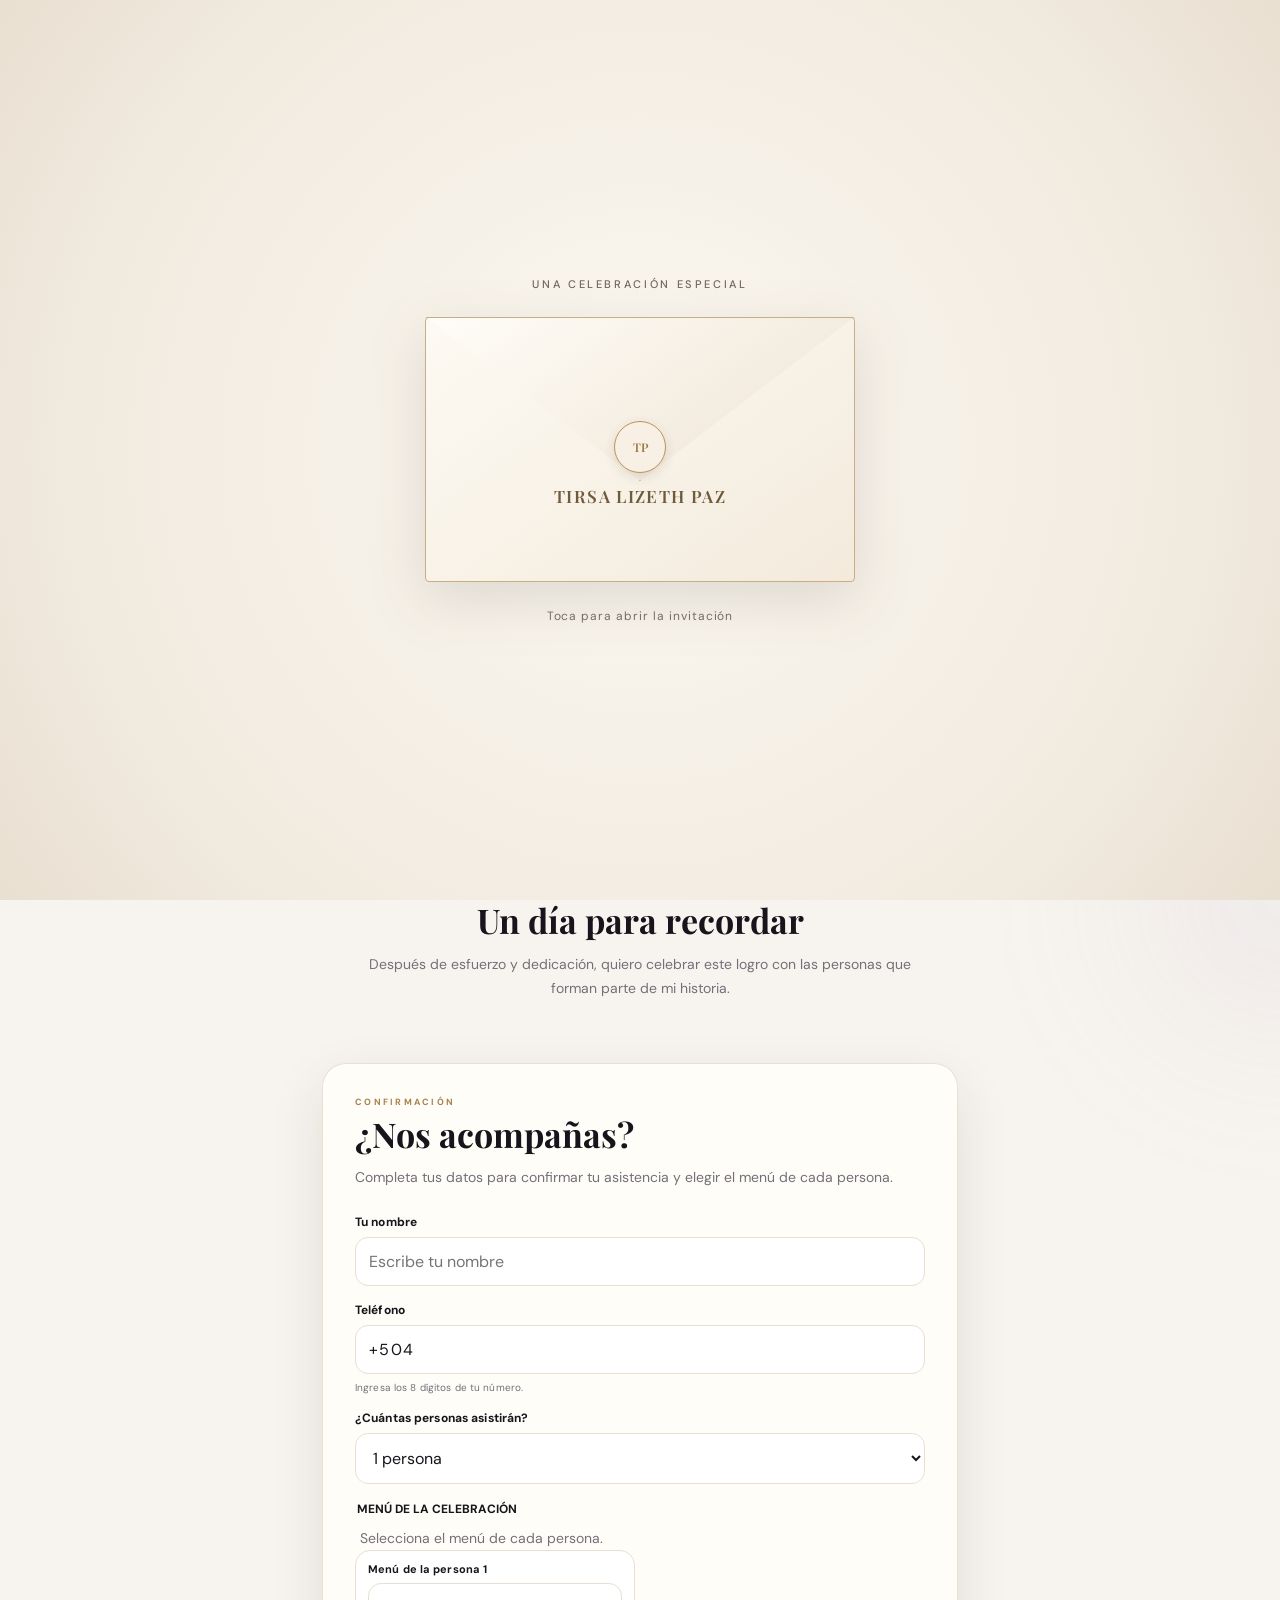
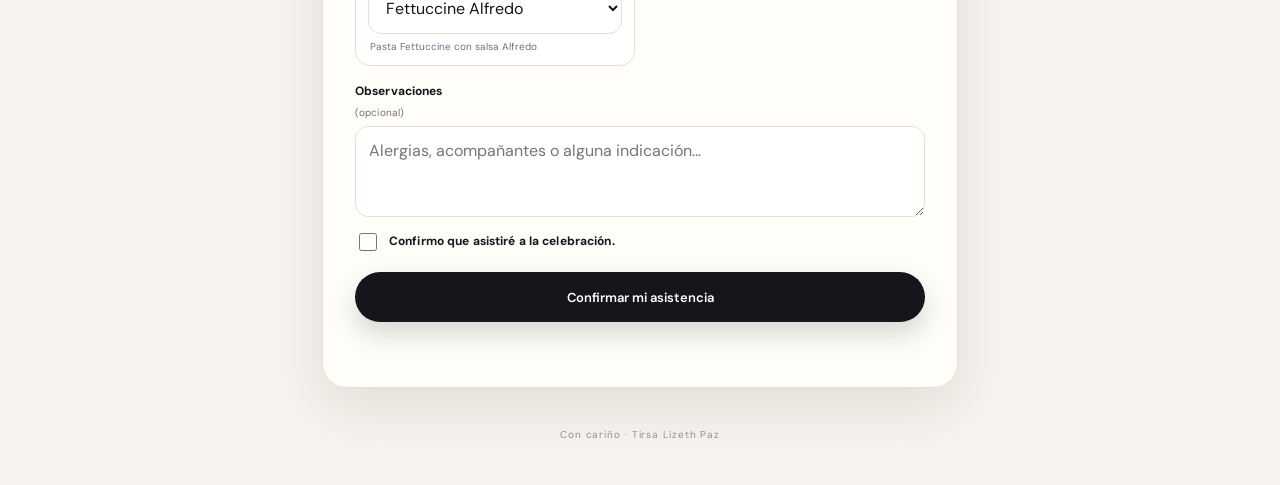
<file: index.html>
<!doctype html>
<html lang="es">
<head>
  <meta charset="UTF-8">
  <meta name="viewport" content="width=device-width, initial-scale=1.0, maximum-scale=1.0, user-scalable=no, viewport-fit=cover">
  <title>Graduación de Tirsa Lizeth Paz | Invitación</title>
  <meta name="description" content="Invitación digital de graduación de Tirsa Lizeth Paz">
  <link rel="preconnect" href="https://fonts.googleapis.com"><link rel="preconnect" href="https://fonts.gstatic.com" crossorigin>
  <link href="https://fonts.googleapis.com/css2?family=DM+Sans:wght@400;500;600;700&family=Playfair+Display:wght@500;600;700&display=swap" rel="stylesheet"><link rel="stylesheet" href="styles.css">
  <style>
    html{-webkit-text-size-adjust:100%;touch-action:manipulation}input,select,textarea{font-size:16px!important;-webkit-text-size-adjust:100%}
    .guest-menus{display:grid;gap:10px}.guest-menu-row{border:1px solid #e7dfd3;border-radius:15px;background:#fff;padding:11px 12px}.guest-menu-row label{display:grid;gap:7px;font-size:11px;color:#17151b}.guest-menu-select{font-size:16px!important;min-height:50px!important}.selected-menu-description{margin:6px 2px 0;font-size:10px;line-height:1.4;color:#756f78}
    .graduation-mark{width:54px;height:38px;margin:2px auto 12px;color:var(--gold);opacity:.82;animation:markFloat 5s ease-in-out infinite}.graduation-mark svg{width:100%;height:100%;display:block;overflow:visible}.graduation-mark .cap-fill{fill:none;stroke:currentColor;stroke-width:1.25;stroke-linejoin:round}.graduation-mark .cap-detail{fill:none;stroke:currentColor;stroke-width:1.05;stroke-linecap:round;stroke-linejoin:round}
    .hero-ornament{display:flex;align-items:center;justify-content:center;gap:9px;margin:4px auto 22px;color:var(--gold-light);opacity:.9}.hero-ornament span{display:block;width:48px;height:1px;background:currentColor}.hero-ornament b{font-family:"Playfair Display",serif;font-size:13px;font-weight:500;line-height:1;animation:starGlow 3.5s ease-in-out infinite}.tagline{margin:-12px auto 25px;color:var(--muted);font:italic 15px/1.5 "Playfair Display",serif;letter-spacing:.03em}.phone-input{letter-spacing:.08em}.details{display:none}
    .hero .eyebrow,.hero .graduate-name,.hero .tagline,.hero .date-card,.hero .primary-btn{animation:softReveal .9s ease both}.hero .graduate-name{animation-delay:.12s}.hero .tagline{animation-delay:.22s}.hero .date-card{animation-delay:.34s}.hero .primary-btn{animation-delay:.46s}
    @keyframes softReveal{from{opacity:0;transform:translateY(8px)}to{opacity:1;transform:translateY(0)}}@keyframes markFloat{0%,100%{transform:translateY(0);opacity:.78}50%{transform:translateY(-3px);opacity:1}}@keyframes starGlow{0%,100%{opacity:.65;transform:scale(.94)}50%{opacity:1;transform:scale(1.08)}}
    @media(prefers-reduced-motion:reduce){*,*::before,*::after{animation-duration:.01ms!important;animation-iteration-count:1!important;scroll-behavior:auto!important}}
    @media(min-width:561px){.guest-menus{grid-template-columns:1fr 1fr}}
    .envelope-screen{position:fixed;inset:0;z-index:9999;display:grid;place-items:center;padding:24px;background:radial-gradient(circle at center,#fbf8f1 0%,#f1eadf 72%,#e9dfd1 100%);transition:opacity .75s ease,visibility .75s ease}.envelope-screen.opened{opacity:0;visibility:hidden;pointer-events:none}.envelope-wrap{width:min(88vw,430px);text-align:center}.envelope-caption{margin:0 0 24px;color:#6f675d;font:500 11px/1.5 "DM Sans",sans-serif;letter-spacing:.24em;text-transform:uppercase}.envelope{position:relative;width:100%;aspect-ratio:1.62/1;padding:0;border:0;background:none;perspective:1000px;filter:drop-shadow(0 18px 28px rgba(55,42,25,.13));cursor:pointer}.envelope-body{position:absolute;inset:0;border:1px solid #c8ae82;border-radius:4px;background:linear-gradient(145deg,#fdfaf3,#f3eadc);overflow:hidden}.envelope-body:before,.envelope-body:after{content:"";position:absolute;bottom:-1px;width:72%;height:1px;background:#c8ae82;opacity:.65}.envelope-body:before{left:-15%;transform:rotate(31deg);transform-origin:left center}.envelope-body:after{right:-15%;transform:rotate(-31deg);transform-origin:right center}.envelope-flap{position:absolute;z-index:3;top:0;left:0;width:100%;height:62%;background:linear-gradient(145deg,#fffdf8,#eee3d3);border:1px solid #c8ae82;clip-path:polygon(0 0,100% 0,50% 100%);transform-origin:top center;transition:transform 1s cubic-bezier(.2,.75,.25,1);backface-visibility:hidden}.envelope-seal{position:absolute;z-index:5;left:50%;top:49%;transform:translate(-50%,-50%);width:52px;height:52px;border:1px solid #b89458;border-radius:50%;background:#f8f0e4;color:#9b7841;display:grid;place-items:center;font:600 15px "Playfair Display",serif;box-shadow:0 4px 12px rgba(82,61,30,.12);transition:opacity .35s ease,transform .35s ease}.envelope-seal span{font-size:12px}.envelope-name{position:absolute;z-index:2;left:14%;right:14%;top:68%;transform:translateY(-50%);color:#6f5a3b;font:600 17px "Playfair Display",serif;letter-spacing:.08em;line-height:1.4;text-align:center}.envelope-hint{margin:21px 0 0;color:#786f64;font:400 12px "DM Sans",sans-serif;letter-spacing:.08em}.envelope-screen.opening .envelope-flap{transform:rotateX(180deg)}.envelope-screen.opening .envelope-seal{opacity:0;transform:translate(-50%,-50%) scale(.8)}.envelope-screen.opening .envelope-wrap{animation:envelopeExit 1s ease forwards .35s}@keyframes envelopeExit{to{opacity:0;transform:scale(.96) translateY(-8px)}}
  </style>
</head>
<body>
  <div class="envelope-screen" id="envelopeScreen"><div class="envelope-wrap"><p class="envelope-caption">Una celebración especial</p><button class="envelope" id="openEnvelope" type="button" aria-label="Abrir invitación"><span class="envelope-body"></span><span class="envelope-name">TIRSA LIZETH PAZ</span><span class="envelope-flap"></span><span class="envelope-seal"><span>TP</span></span></button><p class="envelope-hint">Toca para abrir la invitación</p></div></div>
  <div class="bg-glow glow-1"></div><div class="bg-glow glow-2"></div><main id="invitationMain">
    <section class="hero reveal" id="invitationStart"><p class="eyebrow">INVITACIÓN DE GRADUACIÓN</p><div class="graduation-mark" aria-hidden="true"><svg viewBox="0 0 80 56"><path class="cap-fill" d="M8 21.5 40 8l32 13.5L40 35 8 21.5Z"/><path class="cap-detail" d="M20 27.2V35c7.5 7.5 32.5 7.5 40 0v-7.8M40 35v7"/><path class="cap-detail" d="M70.5 22v11.5M67.8 36.5c1.5 1.3 4 1.3 5.5 0"/><circle cx="70.5" cy="21.5" r="1.6" fill="currentColor" stroke="none"/></svg></div><div class="graduate-name">TIRSA LIZETH<br><span>PAZ</span></div><p class="tagline">Una meta cumplida, un nuevo comienzo.</p><div class="hero-ornament" aria-hidden="true"><span></span><b>✦</b><span></span></div><div class="date-card"><div><strong>FECHA</strong><span>12 de noviembre</span></div><i></i><div><strong>HORA</strong><span>6:30 p. m.</span></div><i></i><div><strong>LUGAR</strong><span>Restaurante La Cumbre</span></div></div><a class="primary-btn" href="#rsvp">Confirmar asistencia</a></section>
    <section class="section reveal intro-section"><div class="section-tag">CELEBREMOS JUNTOS</div><h2>Un día para recordar</h2><p class="muted">Después de esfuerzo y dedicación, quiero celebrar este logro con las personas que forman parte de mi historia.</p></section>
    <section id="rsvp" class="rsvp-card reveal"><div class="section-tag">CONFIRMACIÓN</div><h2>¿Nos acompañas?</h2><p class="muted">Completa tus datos para confirmar tu asistencia y elegir el menú de cada persona.</p><form id="rsvpForm"><label>Tu nombre<input id="name" name="name" type="text" placeholder="Escribe tu nombre" required maxlength="100" autocomplete="name"></label><label>Teléfono<input id="phone" name="phone" class="phone-input" type="tel" inputmode="numeric" value="+504 " required autocomplete="tel" maxlength="14" pattern="^\+504 [0-9]{4}-[0-9]{4}$" aria-describedby="phoneHelp"><small id="phoneHelp">Ingresa los 8 dígitos de tu número.</small></label><label>¿Cuántas personas asistirán?<select id="guests" name="guests" required><option value="1">1 persona</option><option value="2">2 personas</option><option value="3">3 personas</option><option value="4">4 personas</option><option value="5">5 personas</option><option value="6">6 personas</option></select></label><fieldset><legend>MENÚ DE LA CELEBRACIÓN</legend><p class="muted">Selecciona el menú de cada persona.</p><div id="guestMenus" class="guest-menus"></div></fieldset><label>Observaciones <small>(opcional)</small><textarea id="notes" name="notes" rows="3" maxlength="300" placeholder="Alergias, acompañantes o alguna indicación..."></textarea></label><label class="check"><input id="confirmed" type="checkbox" required><span>Confirmo que asistiré a la celebración.</span></label><button class="primary-btn submit-btn" type="submit">Confirmar mi asistencia</button><p id="formStatus" class="form-status" role="status"></p></form></section>
    <section id="success" class="success-card hidden"><div class="success-icon">✓</div><div class="section-tag">CONFIRMACIÓN RECIBIDA</div><h2>Te esperamos</h2><p id="successText" class="muted"></p><button id="editBtn" class="secondary-btn">Modificar respuesta</button></section><footer>Con cariño · Tirsa Lizeth Paz</footer>
  </main><script src="config.js"></script><script src="app.js"></script><script>const envelopeScreen=document.getElementById('envelopeScreen'),openEnvelope=document.getElementById('openEnvelope');document.body.style.overflow='hidden';openEnvelope.addEventListener('click',()=>{envelopeScreen.classList.add('opening');setTimeout(()=>{envelopeScreen.classList.add('opened');document.body.style.overflow='';document.getElementById('invitationStart').scrollIntoView({behavior:'instant',block:'start'});},1050);});</script>
</body>
</html>
</file>
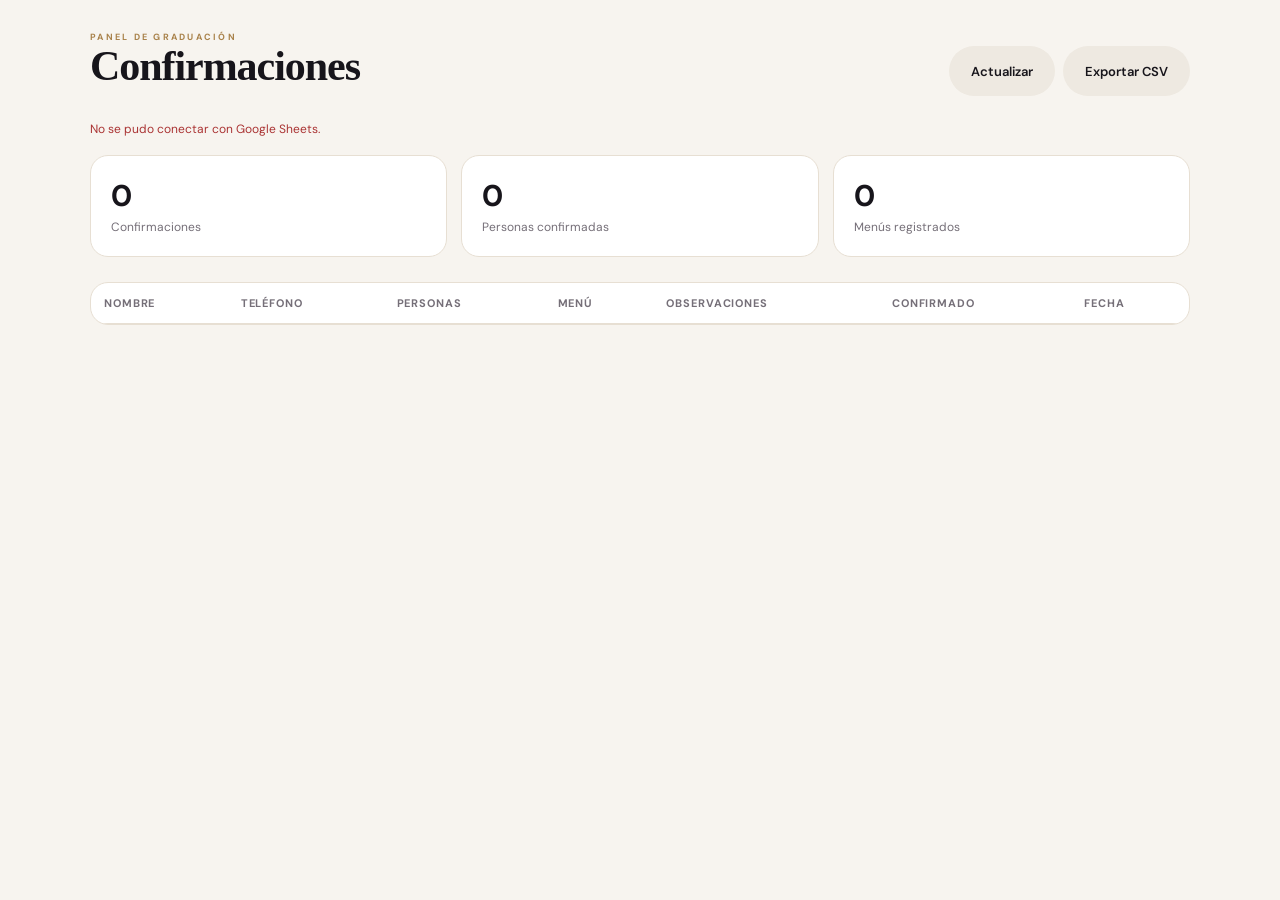
<file: admin.html>
<!doctype html>
<html lang="es">
<head>
  <meta charset="UTF-8">
  <meta name="viewport" content="width=device-width,initial-scale=1">
  <title>Administración | Graduación</title>
  <link rel="preconnect" href="https://fonts.googleapis.com">
  <link href="https://fonts.googleapis.com/css2?family=DM+Sans:wght@400;500;600;700&display=swap" rel="stylesheet">
  <link rel="stylesheet" href="styles.css">
  <style>
    body{padding:25px}.admin{max-width:1100px;margin:auto}.admin-head{display:flex;justify-content:space-between;gap:15px;align-items:center;margin-bottom:25px}.stats{display:grid;grid-template-columns:repeat(3,1fr);gap:14px;margin-bottom:25px}.stat{background:white;border:1px solid var(--line);border-radius:18px;padding:20px}.stat b{display:block;font-size:30px}.stat span{color:var(--muted);font-size:12px}.table-wrap{background:white;border:1px solid var(--line);border-radius:18px;overflow:auto}table{width:100%;border-collapse:collapse;min-width:820px}th,td{text-align:left;padding:13px;border-bottom:1px solid var(--line);font-size:12px}th{font-size:11px;text-transform:uppercase;letter-spacing:.08em;color:var(--muted)}.top-actions{display:flex;gap:8px}.secondary-btn{border:0}.status{font-size:12px;color:var(--muted);margin:0 0 18px}.error{color:#a33}@media(max-width:650px){.stats{grid-template-columns:1fr}.admin-head{align-items:flex-start;flex-direction:column}}
  </style>
</head>
<body>
<div class="admin">
  <div class="admin-head">
    <div><div class="section-tag">PANEL DE GRADUACIÓN</div><h1 style="font-size:42px;margin:4px 0">Confirmaciones</h1></div>
    <div class="top-actions"><button id="refreshBtn" class="secondary-btn">Actualizar</button><button id="exportBtn" class="secondary-btn">Exportar CSV</button></div>
  </div>

  <p id="status" class="status">Cargando confirmaciones desde Google Sheets...</p>

  <div class="stats">
    <div class="stat"><b id="statResponses">0</b><span>Confirmaciones</span></div>
    <div class="stat"><b id="statGuests">0</b><span>Personas confirmadas</span></div>
    <div class="stat"><b id="statMenus">0</b><span>Menús registrados</span></div>
  </div>

  <div class="table-wrap">
    <table>
      <thead><tr><th>Nombre</th><th>Teléfono</th><th>Personas</th><th>Menú</th><th>Observaciones</th><th>Confirmado</th><th>Fecha</th></tr></thead>
      <tbody id="rows"></tbody>
    </table>
  </div>
</div>

<script src="config.js"></script>
<script>
const cfg = window.APP_CONFIG || {};
const statusEl = document.getElementById("status");
let records = [];

function esc(v){
  return String(v ?? "").replace(/[&<>"']/g,m=>({"&":"&amp;","<":"&lt;",">":"&gt;",'"':"&quot;","'":"&#039;"}[m]));
}

function formatDate(value){
  if(!value) return "—";
  const d = new Date(value);
  return Number.isNaN(d.getTime()) ? esc(value) : d.toLocaleString("es-HN");
}

function load(){
  if(!cfg.GOOGLE_SHEETS_URL){
    statusEl.textContent = "No está configurada la URL de Google Sheets.";
    statusEl.classList.add("error");
    return;
  }

  statusEl.textContent = "Cargando confirmaciones desde Google Sheets...";
  statusEl.classList.remove("error");

  const callback = "googleSheetsAdmin_" + Date.now();
  const script = document.createElement("script");
  const timeout = setTimeout(() => {
    cleanup();
    statusEl.textContent = "No se pudo cargar Google Sheets. Revisa la implementación del Web App.";
    statusEl.classList.add("error");
  }, 15000);

  window[callback] = function(response){
    clearTimeout(timeout);
    cleanup();

    if(!response || !response.ok){
      statusEl.textContent = response?.message || "No se pudieron cargar las confirmaciones.";
      statusEl.classList.add("error");
      return;
    }

    records = Array.isArray(response.records) ? response.records : [];
    render();
    statusEl.textContent = `Última actualización: ${new Date().toLocaleString("es-HN")}`;
  };

  function cleanup(){
    delete window[callback];
    script.remove();
  }

  script.onerror = function(){
    clearTimeout(timeout);
    cleanup();
    statusEl.textContent = "No se pudo conectar con Google Sheets.";
    statusEl.classList.add("error");
  };

  script.src = cfg.GOOGLE_SHEETS_URL + "?action=list&callback=" + encodeURIComponent(callback) + "&_=" + Date.now();
  document.body.appendChild(script);
}

function render(){
  document.getElementById("statResponses").textContent = records.length;
  document.getElementById("statGuests").textContent = records.reduce((sum,r)=>sum + Number(r.guests || 0),0);
  document.getElementById("statMenus").textContent = records.filter(r=>r.menu).length;

  document.getElementById("rows").innerHTML = records.length
    ? records.map(r=>`<tr>
        <td>${esc(r.name)}</td>
        <td>${esc(r.phone || "—")}</td>
        <td>${Number(r.guests || 0)}</td>
        <td>${esc(r.menu || "—")}</td>
        <td>${esc(r.notes || "—")}</td>
        <td>${esc(r.confirmed || "—")}</td>
        <td>${formatDate(r.created_at)}</td>
      </tr>`).join("")
    : `<tr><td colspan="7" style="text-align:center;padding:30px">Aún no hay confirmaciones.</td></tr>`;
}

document.getElementById("refreshBtn").addEventListener("click", load);

document.getElementById("exportBtn").addEventListener("click",()=>{
  const headers=["Nombre","Telefono","Personas","Menu","Observaciones","Confirmado","Fecha"];
  const lines=[headers,...records.map(r=>[r.name,r.phone||"",r.guests,r.menu||"",r.notes||"",r.confirmed||"",r.created_at])]
    .map(row=>row.map(x=>`"${String(x ?? "").replaceAll('"','""')}"`).join(","));
  const blob=new Blob(["\ufeff"+lines.join("\n")],{type:"text/csv;charset=utf-8"});
  const a=document.createElement("a");
  a.href=URL.createObjectURL(blob);
  a.download="confirmaciones-graduacion.csv";
  a.click();
  URL.revokeObjectURL(a.href);
});

load();
</script>
</body>
</html>
</file>
<file: styles.css>
:root{
  --ink:#17151b;
  --muted:#756f78;
  --cream:#f7f4ef;
  --paper:#fffdf9;
  --gold:#a9824b;
  --gold-light:#c9ad7d;
  --line:#e7dfd3;
  --shadow:0 20px 55px rgba(35,28,20,.10);
}
*{box-sizing:border-box}
html{scroll-behavior:smooth}
body{margin:0;background:var(--cream);color:var(--ink);font-family:"DM Sans",sans-serif;-webkit-font-smoothing:antialiased}
body:before{content:"";position:fixed;inset:0;pointer-events:none;opacity:.18;background-image:radial-gradient(#b8a98f .45px,transparent .45px);background-size:8px 8px}
.bg-glow{position:fixed;width:300px;height:300px;border-radius:50%;filter:blur(85px);opacity:.11;pointer-events:none}
.glow-1{background:#d7bb8a;top:-130px;left:-110px}.glow-2{background:#b8a3c2;right:-150px;bottom:-150px}
main{width:100%;max-width:680px;margin:auto;padding:0 16px 34px;position:relative}
.hero{min-height:100svh;display:flex;flex-direction:column;align-items:center;justify-content:center;text-align:center;padding:34px 8px 42px}
.cap{font-size:42px;margin-bottom:18px;filter:drop-shadow(0 7px 10px rgba(0,0,0,.10))}
.eyebrow,.section-tag{font-size:9px;letter-spacing:.25em;font-weight:700;color:var(--gold)}
h1,h2,.graduate-name{font-family:"Playfair Display",serif}
h1{font-size:clamp(44px,14vw,68px);line-height:.94;margin:12px 0 18px;font-weight:600;letter-spacing:-.025em}
.intro{font-size:14px;line-height:1.65;color:var(--muted);max-width:330px;margin:0 auto 24px}
.graduate-name{font-size:clamp(30px,9vw,48px);line-height:1.03;letter-spacing:.025em;margin:4px 0 30px}
.graduate-name span{color:var(--gold)}
.date-card{width:100%;max-width:480px;display:grid;grid-template-columns:1fr auto 1fr auto 1.35fr;align-items:center;gap:9px;border-top:1px solid var(--line);border-bottom:1px solid var(--line);padding:16px 2px;margin-bottom:28px}
.date-card div{display:flex;flex-direction:column;gap:4px;min-width:0}.date-card strong{font-size:8px;letter-spacing:.16em}.date-card span{font-size:11px;line-height:1.25;color:var(--muted)}
.date-card i{height:25px;width:1px;background:var(--line)}
.primary-btn,.secondary-btn{min-height:50px;display:inline-flex;align-items:center;justify-content:center;border:0;border-radius:999px;padding:14px 22px;font:600 13px "DM Sans";cursor:pointer;text-decoration:none;transition:transform .2s ease,box-shadow .2s ease;background:none}
.primary-btn{background:var(--ink);color:#fff;box-shadow:0 12px 26px rgba(23,21,27,.17)}.primary-btn:active{transform:scale(.98)}.primary-btn span{margin-left:12px;color:var(--gold-light)}
.section{padding:62px 4px;text-align:center}.section h2,.rsvp-card h2,.success-card h2{font-size:34px;line-height:1.05;margin:9px 0 13px}.muted{color:var(--muted);font-size:14px;line-height:1.75;max-width:560px;margin:0 auto}
.rsvp-card,.success-card{background:rgba(255,253,249,.92);border:1px solid rgba(231,223,211,.95);border-radius:24px;padding:25px 19px;box-shadow:var(--shadow);backdrop-filter:blur(12px)}
.rsvp-card h2{text-align:left}.rsvp-card>.muted{text-align:left;margin:0 0 24px;max-width:none}
form{display:grid;gap:16px}form label{display:grid;gap:7px;text-align:left;font-size:12px;font-weight:700;letter-spacing:.01em}small{font-size:10px;color:var(--muted);font-weight:400}
input[type=text],input[type=tel],select,textarea{width:100%;min-height:48px;border:1px solid var(--line);background:#fff;border-radius:13px;padding:13px;font:14px "DM Sans";color:var(--ink);outline:none;transition:.2s}textarea{resize:vertical;min-height:88px}input:focus,select:focus,textarea:focus{border-color:var(--gold);box-shadow:0 0 0 3px rgba(169,130,75,.10)}
fieldset{border:0;padding:0;margin:1px 0}legend{font-size:12px;font-weight:700;margin-bottom:9px}
.menu-grid{display:grid;grid-template-columns:1fr;gap:9px}.menu-option{position:relative;display:flex!important;align-items:center;gap:11px;border:1px solid var(--line);padding:12px;border-radius:15px;background:#fff;cursor:pointer;transition:.2s}.menu-option input{accent-color:var(--gold);width:16px;height:16px;flex:0 0 auto}.menu-option:has(input:checked){border-color:var(--gold);box-shadow:0 0 0 2px rgba(169,130,75,.10);background:#fffbf5}.menu-option span:nth-child(2){display:flex;flex-direction:column;gap:3px;min-width:0}.menu-option b{font-size:12px}.menu-option small{font-size:10px;line-height:1.35}.menu-icon{font-size:22px;flex:0 0 auto}.check{display:flex!important;grid-template-columns:none!important;align-items:flex-start!important;gap:9px!important}.check input{width:18px;height:18px;flex:0 0 auto;margin-top:0;accent-color:var(--gold)}.check span{font-size:12px;line-height:1.4}.submit-btn{width:100%;margin-top:2px}
.form-status{text-align:center;margin:0;font-size:11px;min-height:17px;color:#9a4c43}
.hidden{display:none}.success-card{text-align:center;margin:45px 0}.success-icon{width:58px;height:58px;border-radius:50%;display:grid;place-items:center;background:#edf4ed;color:#397047;font-size:28px;margin:0 auto 17px}.success-card h2{margin-bottom:9px}.secondary-btn{margin-top:21px;background:#eee9e1;color:var(--ink)}
.details{text-align:left}.details h2{text-align:center}.detail-list{margin-top:23px;display:grid;gap:10px}.detail-list>div{display:flex;gap:13px;align-items:center;background:#fff;border:1px solid var(--line);border-radius:16px;padding:13px}.detail-list>div>span{font-size:21px}.detail-list b{font-size:12px}.detail-list p{margin:3px 0 0;color:var(--muted);font-size:11px}
footer{text-align:center;color:#9b9389;font-size:10px;padding:40px 0 10px;letter-spacing:.09em}
.reveal{animation:rise .7s ease both}@keyframes rise{from{opacity:0;transform:translateY(12px)}to{opacity:1;transform:none}}
@media(min-width:561px){main{padding-left:22px;padding-right:22px}.hero{min-height:820px}.rsvp-card,.success-card{padding:32px}.menu-grid{grid-template-columns:1fr 1fr}}
@media(max-width:370px){main{padding-left:12px;padding-right:12px}.hero{padding-left:4px;padding-right:4px}.graduate-name{font-size:29px}.date-card{gap:6px}.date-card span{font-size:10px}.date-card strong{font-size:7px}.rsvp-card{padding:21px 16px}}
</file>
